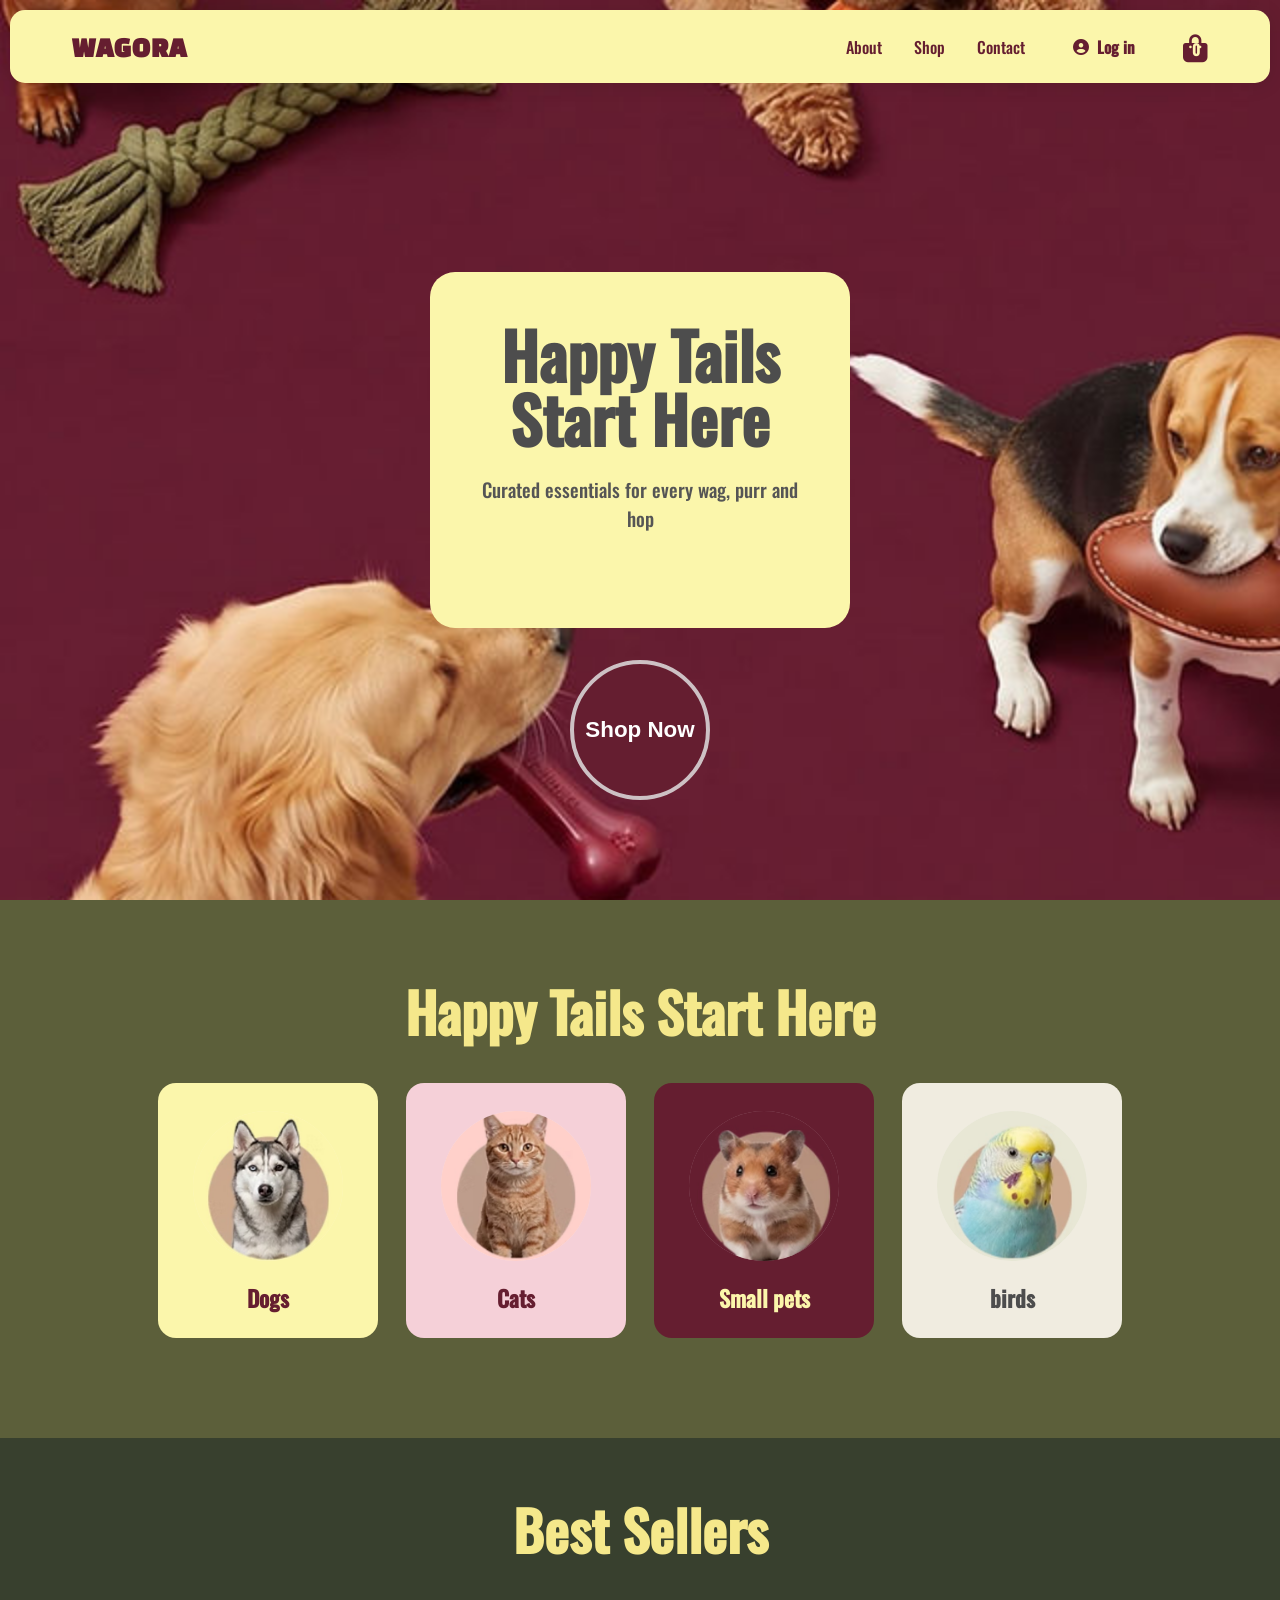
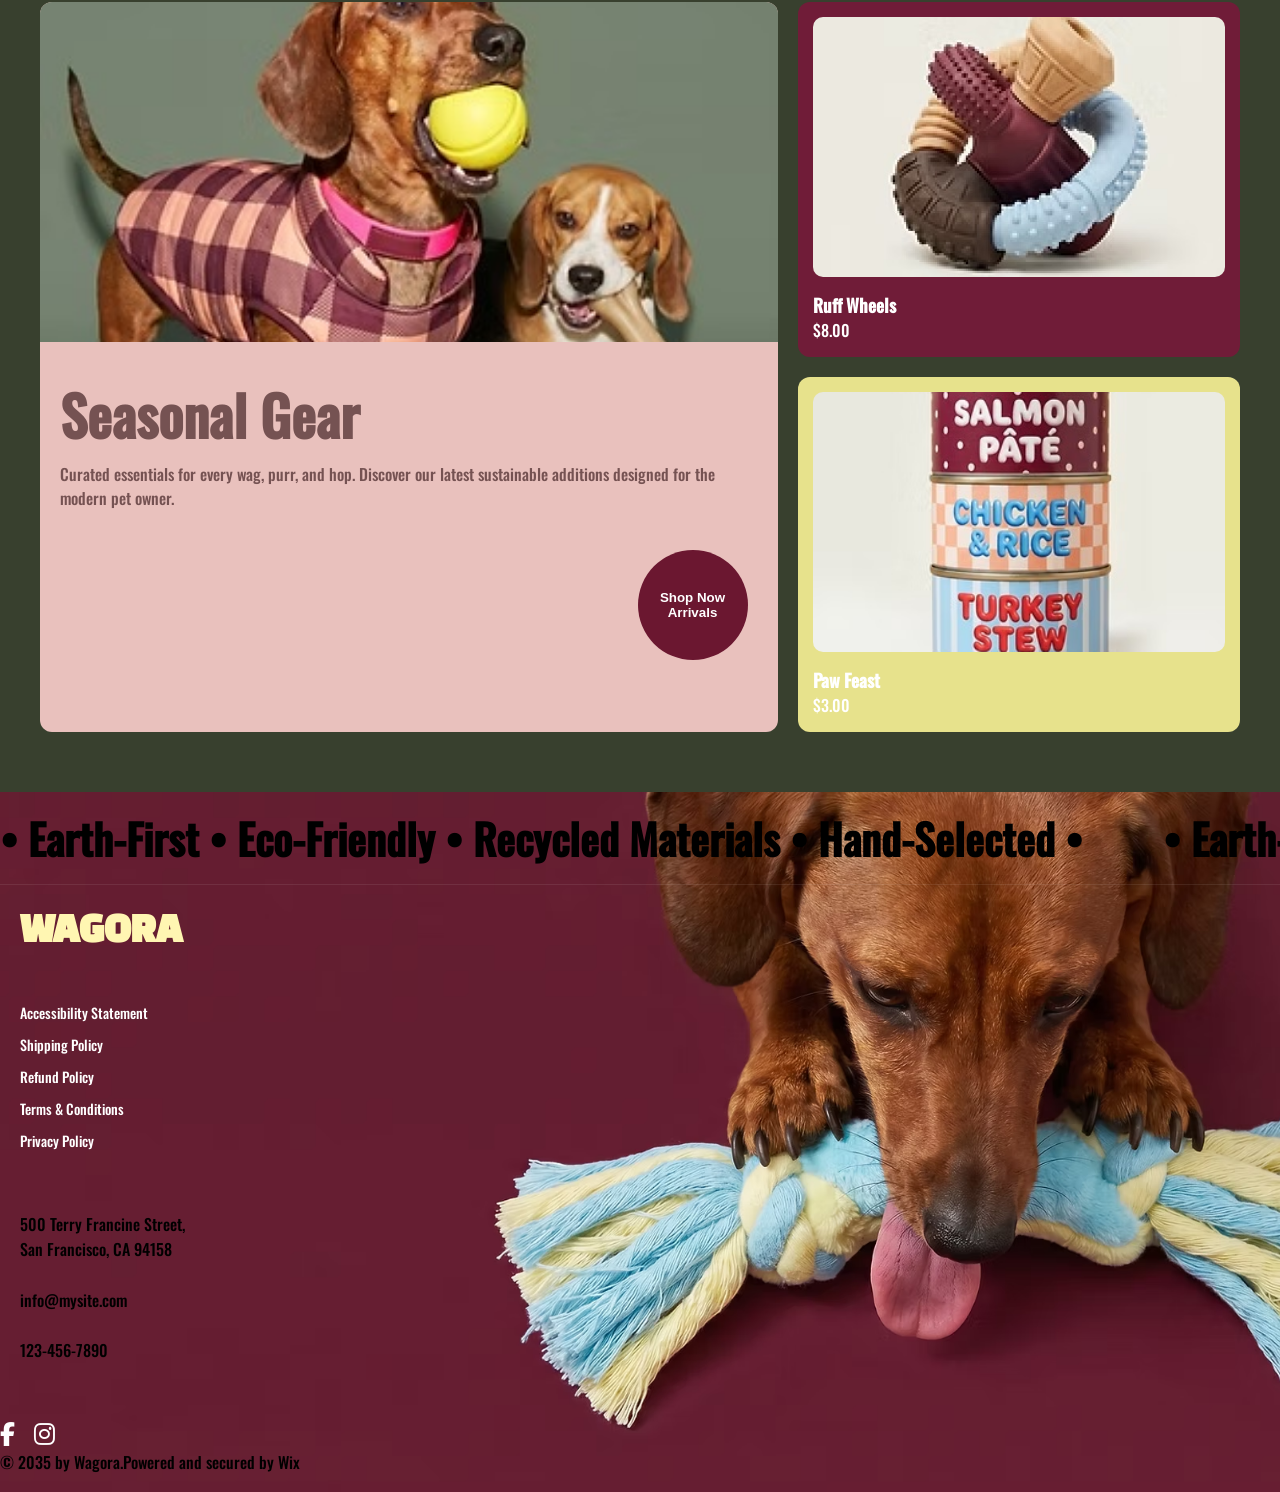
<file: index.html>
<!doctype html>
<html lang="en">
  <head>
    <meta charset="UTF-8" />
    <meta name="viewport" content="width=device-width, initial-scale=1.0" />
    <title>Home</title>
    <link rel="stylesheet" href="style.css" />
    <link rel="stylesheet" href="https://cdnjs.cloudflare.com/ajax/libs/font-awesome/6.5.1/css/all.min.css">
  </head>
  <body>
    <nav class="navbar">
      <div class="nav-container">
        <a href="index.html" class="logo">WAGORA</a>
        <input type="checkbox" name="" id="nav-toggle" />
        <label for="nav-toggle" class="burger">
          <div class="line"></div>
          <div class="line"></div>
          <div class="line"></div>
        </label>
        <div class="nav-menu">
          <ul class="nav-list">
            <li class="nav"><a href="about.html" class="nav-link">About</a></li>
            <li class="nav"><a href="shop.html" class="nav-link">Shop</a></li>
            <li class="nav"><a href="contact.html" class="nav-link">Contact</a></li>
          </ul>
          <a href="login.html" class="login-btn">
           <i class="fa-solid fa-circle-user"></i>Log in</a>
         <div class="cart">
    <i class="fa-solid fa-bag-shopping"></i>
    <span class="cart-count">0</span>
         </div>
        </div>
      </div>
    </nav>

    <section class="hero">
      <div class="shopNow">
        <h1>Happy Tails Start Here</h1>
        <p>Curated essentials for every wag, purr and hop</p>
        <button class="btn">Shop Now</button>
      </div>
    </section>

    <section class="second">
      <h2 class="section-title">Happy Tails Start Here</h2>
      <div class="pet">
        <div class="pet-card dog-card">
          <div class="pet-img-wrap">
            <img src="images/dogs.jpg" alt="Dog" />
          </div>
          <p>Dogs</p>
        </div>
        <div class="pet-card cat-card">
          <div class="pet-img-wrap">
            <img src="./images/cats.jpg" alt="Cat" />
          </div>
          <p>Cats</p>
        </div>
        <div class="pet-card small-card">
          <div class="pet-img-wrap">
            <img src="./images/smallPet.jpg" alt="Small Pets" />
          </div>
          <p>Small pets</p>
        </div>
        <div class="pet-card bird-card">
          <div class="pet-img-wrap">
            <img src="./images/birds.jpg" alt="Birds" />
          </div>
          <p>birds</p>
        </div>
      </div>
    </section>
    </div>
    <section class="third">
      <h2 class="section-title">Best Sellers</h2>
      <div class="best-sellers">
        <div class="product-card">
          <div class="product-img-wrap">
            <img src="./images/bestsell1.jpg" alt="Product 1" />
          </div>
          <h3>Seasonal Gear</h3>
          <p>Curated essentials for every wag, purr, and hop. Discover our latest sustainable additions designed for the modern pet owner.</p>
        <button class="btn1">Shop Now Arrivals</button>
        </div>
        <div class="product-card">
          <div class="product-img-wrap">
            <img src="./images/bestsell2.jpg" alt="Product 2" />
          </div>
          <h3>Ruff Wheels</h3>
          <p>$8.00</p>
        </div>
        <div class="product-card">
          <div class="product-img-wrap">
            <img src="./images/bestsell3.jpg" alt="Product 3" />
          </div>
          <h3>Paw Feast</h3>
          <p>$3.00</p>
        </div>

    </section>

    <footer>
      <div class="marquee"> 
        <div class="marquee-track"> 
          <span>• Earth-First • Eco-Friendly • Recycled Materials • Hand-Selected •</span>
           <span>• Earth-First • Eco-Friendly • Recycled Materials • Hand-Selected •</span> 
      </div> 
    </div>
      <h2 class="footerlogo">WAGORA</h2>
       <ul class="footer-links"> 
        <li><a href="#">Accessibility Statement</a></li> 
        <li><a href="#">Shipping Policy</a></li> 
        <li><a href="#">Refund Policy</a></li> 
        <li><a href="#">Terms & Conditions</a></li> 
        <li><a href="#">Privacy Policy</a></li> 
      </ul>
       <div class="contact">
         <p>500 Terry Francine Street,<br>San Francisco, CA 94158</p> 
         <p>info@mysite.com</p> <p>123-456-7890</p> 
        </div>
         <div class="socials">
            <a href="facebook.com"><i class="fab fa-facebook-f"></i></a>
            <a href="instagram.com"><i class="fab fa-instagram"></i></a>
          </div>
      <p>© 2035 by Wagora.Powered and secured by Wix</p>
    </footer>
  </body>
</html>
</file>
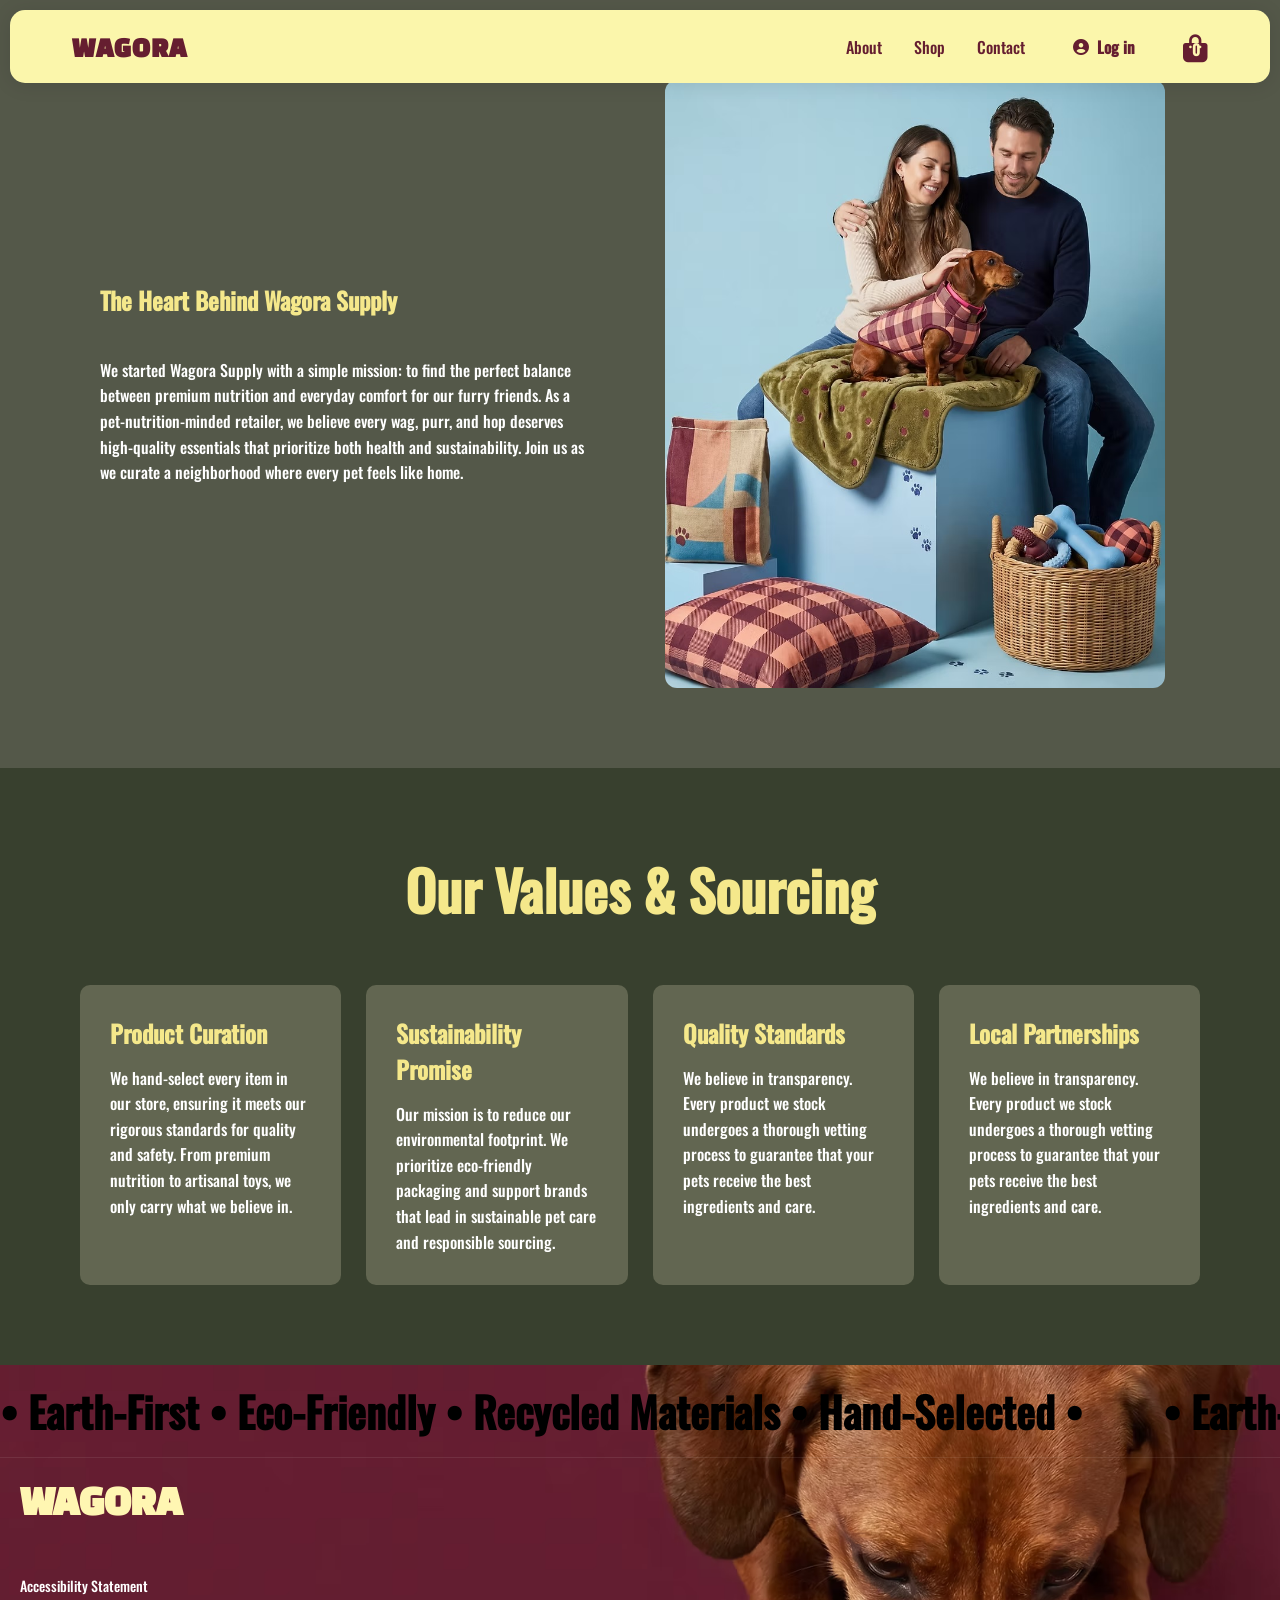
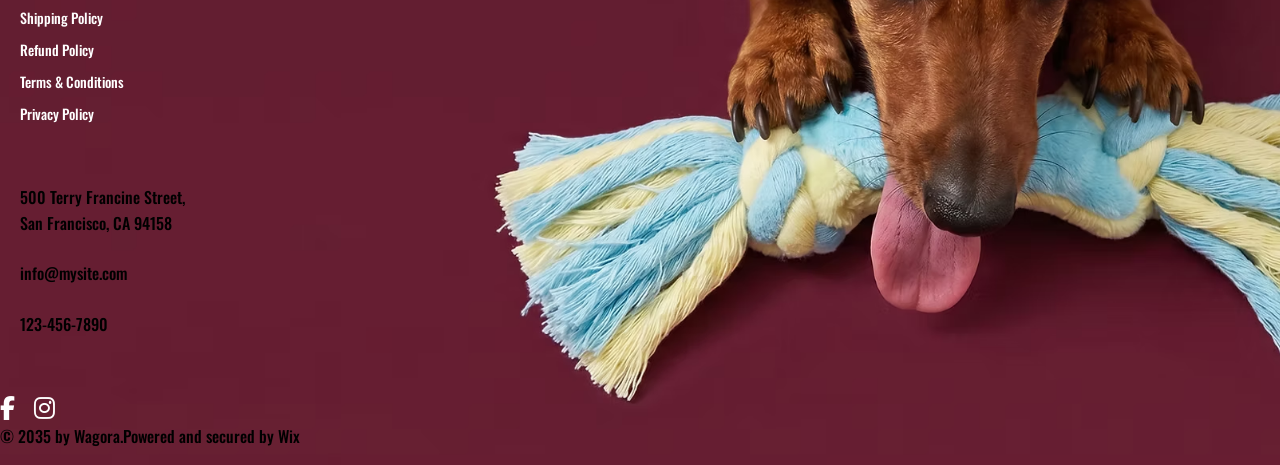
<file: about.html>
<!doctype html>
<html lang="en">
  <head>
    <meta charset="UTF-8" />
    <meta name="viewport" content="width=device-width, initial-scale=1.0" />
    <title>About</title>
    <link rel="stylesheet" href="style.css" />
    <link rel="stylesheet" href="./style/about.css"/>
    <link rel="stylesheet" href="https://cdnjs.cloudflare.com/ajax/libs/font-awesome/6.5.1/css/all.min.css">
  </head>
  <body>
    <nav class="navbar">
      <div class="nav-container">
        <a href="index.html" class="logo">WAGORA</a>
        <input type="checkbox" name="" id="nav-toggle" />
        <label for="nav-toggle" class="burger">
          <div class="line"></div>
          <div class="line"></div>
          <div class="line"></div>
        </label>
        <div class="nav-menu">
          <ul class="nav-list">
            <li class="nav"><a href="about.html" class="nav-link">About</a></li>
            <li class="nav"><a href="shop.html" class="nav-link">Shop</a></li>
            <li class="nav"><a href="contact.html" class="nav-link">Contact</a></li>
          </ul>
           <a href="login.html" class="login-btn">
           <i class="fa-solid fa-circle-user"></i>Log in</a>
         <div class="cart">
    <i class="fa-solid fa-bag-shopping"></i>
    <span class="cart-count">0</span>
         </div>
        </div>
      </div>
    </nav>
    <section class="first">
      <div class="aboutfirst">
        <div class="text">
          <h1>The Heart Behind Wagora Supply</h1>
          <p>We started Wagora Supply with a simple mission: to find the perfect balance between premium nutrition and everyday comfort for our furry friends. As a pet-nutrition-minded retailer, we believe every wag, purr, and hop deserves high-quality essentials that prioritize both health and sustainability. Join us as we curate a neighborhood where every pet feels like home.</p>
        </div>
        <div class="img"><img src="./images/about.jpg" alt="pet"></div>
      </div>
       
      <div class="aboutsecond">
        <h1 class="title"> Our Values & Sourcing</h1>
        <div class="div1">
          <h2>Product Curation</h2>
          <p>We hand-select every item in our store, ensuring it meets our rigorous standards for quality and safety.
 From premium nutrition to artisanal toys, we only carry what we believe in.</p>
</div>
        <div class="div2">
          <h2>Sustainability Promise</h2>
          <p>Our mission is to reduce our environmental footprint. 
            We prioritize eco-friendly packaging and support brands 
            that lead in sustainable pet care and responsible sourcing.</p>
        </div>
        <div class="div3">
          <h2>Quality Standards</h2>
          <p>We believe in transparency. Every product we stock undergoes a thorough vetting process
             to guarantee that your pets receive the best ingredients and care.</p>
        </div>
        <div class="div4">
          <h2>Local Partnerships</h2>
          <p>We believe in transparency. Every product we stock undergoes a thorough vetting process
             to guarantee that your pets receive the best ingredients and care.</p>
        </div>
       
      </div>

    </section>
    
    <footer>
      <div class="marquee"> 
        <div class="marquee-track"> 
          <span>• Earth-First • Eco-Friendly • Recycled Materials • Hand-Selected •</span>
           <span>• Earth-First • Eco-Friendly • Recycled Materials • Hand-Selected •</span> 
      </div> 
    </div>
      <h2 class="footerlogo">WAGORA</h2>
       <ul class="footer-links"> 
        <li><a href="#">Accessibility Statement</a></li> 
        <li><a href="#">Shipping Policy</a></li> 
        <li><a href="#">Refund Policy</a></li> 
        <li><a href="#">Terms & Conditions</a></li> 
        <li><a href="#">Privacy Policy</a></li> 
      </ul>
       <div class="contact">
         <p>500 Terry Francine Street,<br>San Francisco, CA 94158</p> 
         <p>info@mysite.com</p> <p>123-456-7890</p> 
        </div>
         <div class="socials">
            <a href="www.facebook.com"><i class="fab fa-facebook-f"></i></a>
            <a href="www.instagram.com"><i class="fab fa-instagram"></i></a>
          </div>
      <p>© 2035 by Wagora.Powered and secured by Wix</p>
    </footer>
  </body>
</html>
</file>
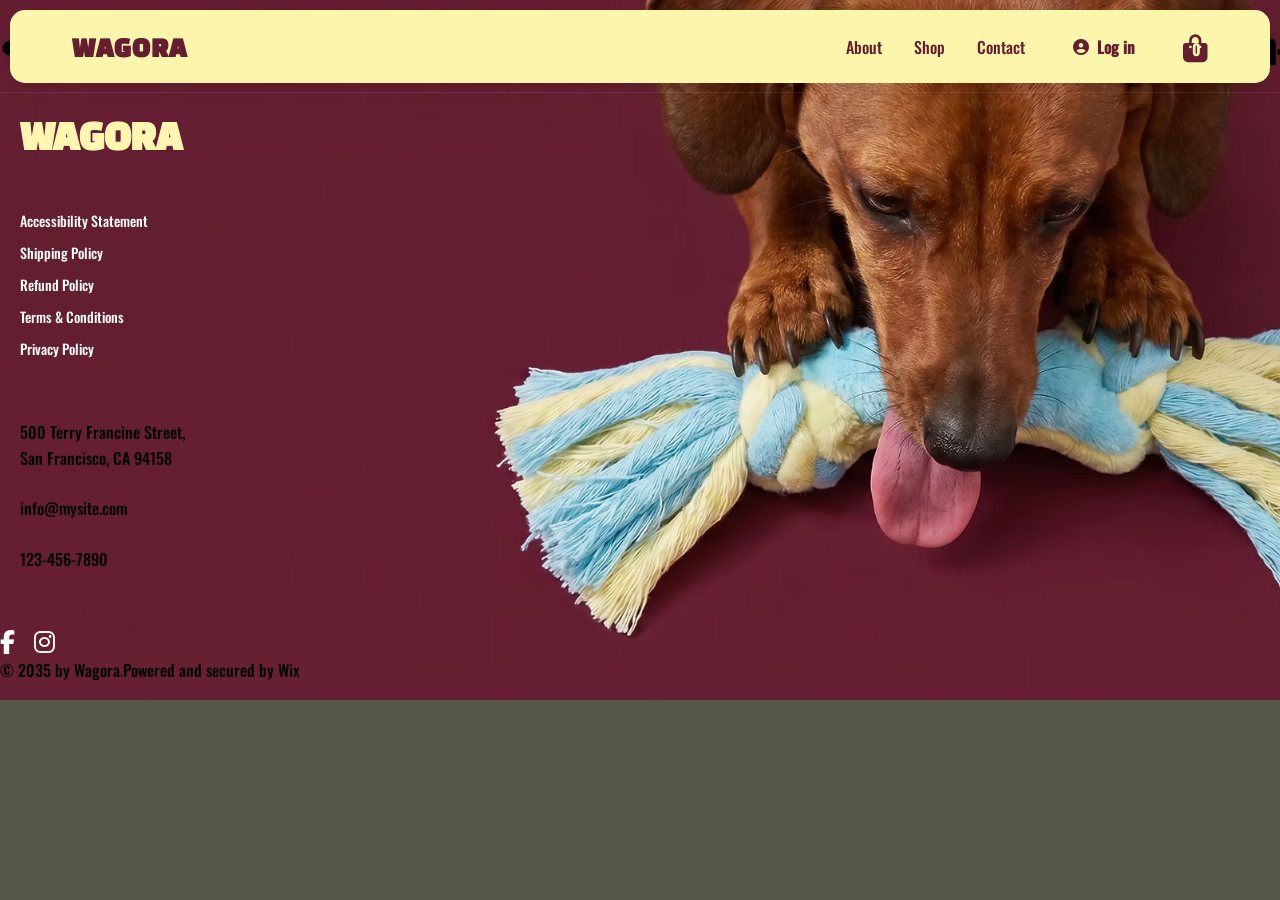
<file: contact.html>
<!doctype html>
<html lang="en">
  <head>
    <meta charset="UTF-8" />
    <meta name="viewport" content="width=device-width, initial-scale=1.0" />
    <title>Home</title>
    <link rel="stylesheet" href="style.css" />
    <link rel="stylesheet" href="https://cdnjs.cloudflare.com/ajax/libs/font-awesome/6.5.1/css/all.min.css">
  </head>
  <body>
    <nav class="navbar">
      <div class="nav-container">
        <a href="index.html" class="logo">WAGORA</a>
        <input type="checkbox" name="" id="nav-toggle" />
        <label for="nav-toggle" class="burger">
          <div class="line"></div>
          <div class="line"></div>
          <div class="line"></div>
        </label>
        <div class="nav-menu">
          <ul class="nav-list">
            <li class="nav"><a href="about.html" class="nav-link">About</a></li>
            <li class="nav"><a href="shop.html" class="nav-link">Shop</a></li>
            <li class="nav"><a href="contact.html" class="nav-link">Contact</a></li>
          </ul>
           <a href="login.html" class="login-btn">
           <i class="fa-solid fa-circle-user"></i>Log in</a>
         <div class="cart">
    <i class="fa-solid fa-bag-shopping"></i>
    <span class="cart-count">0</span>
         </div>
        </div>
      </div>
    </nav>
    
    <footer>
      <div class="marquee"> 
        <div class="marquee-track"> 
          <span>• Earth-First • Eco-Friendly • Recycled Materials • Hand-Selected •</span>
           <span>• Earth-First • Eco-Friendly • Recycled Materials • Hand-Selected •</span> 
      </div> 
    </div>
      <h2 class="footerlogo">WAGORA</h2>
       <ul class="footer-links"> 
        <li><a href="#">Accessibility Statement</a></li> 
        <li><a href="#">Shipping Policy</a></li> 
        <li><a href="#">Refund Policy</a></li> 
        <li><a href="#">Terms & Conditions</a></li> 
        <li><a href="#">Privacy Policy</a></li> 
      </ul>
       <div class="contact">
         <p>500 Terry Francine Street,<br>San Francisco, CA 94158</p> 
         <p>info@mysite.com</p> <p>123-456-7890</p> 
        </div>
         <div class="socials">
            <a href="facebook.com"><i class="fab fa-facebook-f"></i></a>
            <a href="instagram.com"><i class="fab fa-instagram"></i></a>
          </div>
      <p>© 2035 by Wagora.Powered and secured by Wix</p>
    </footer>
  </body>
</html>
</file>
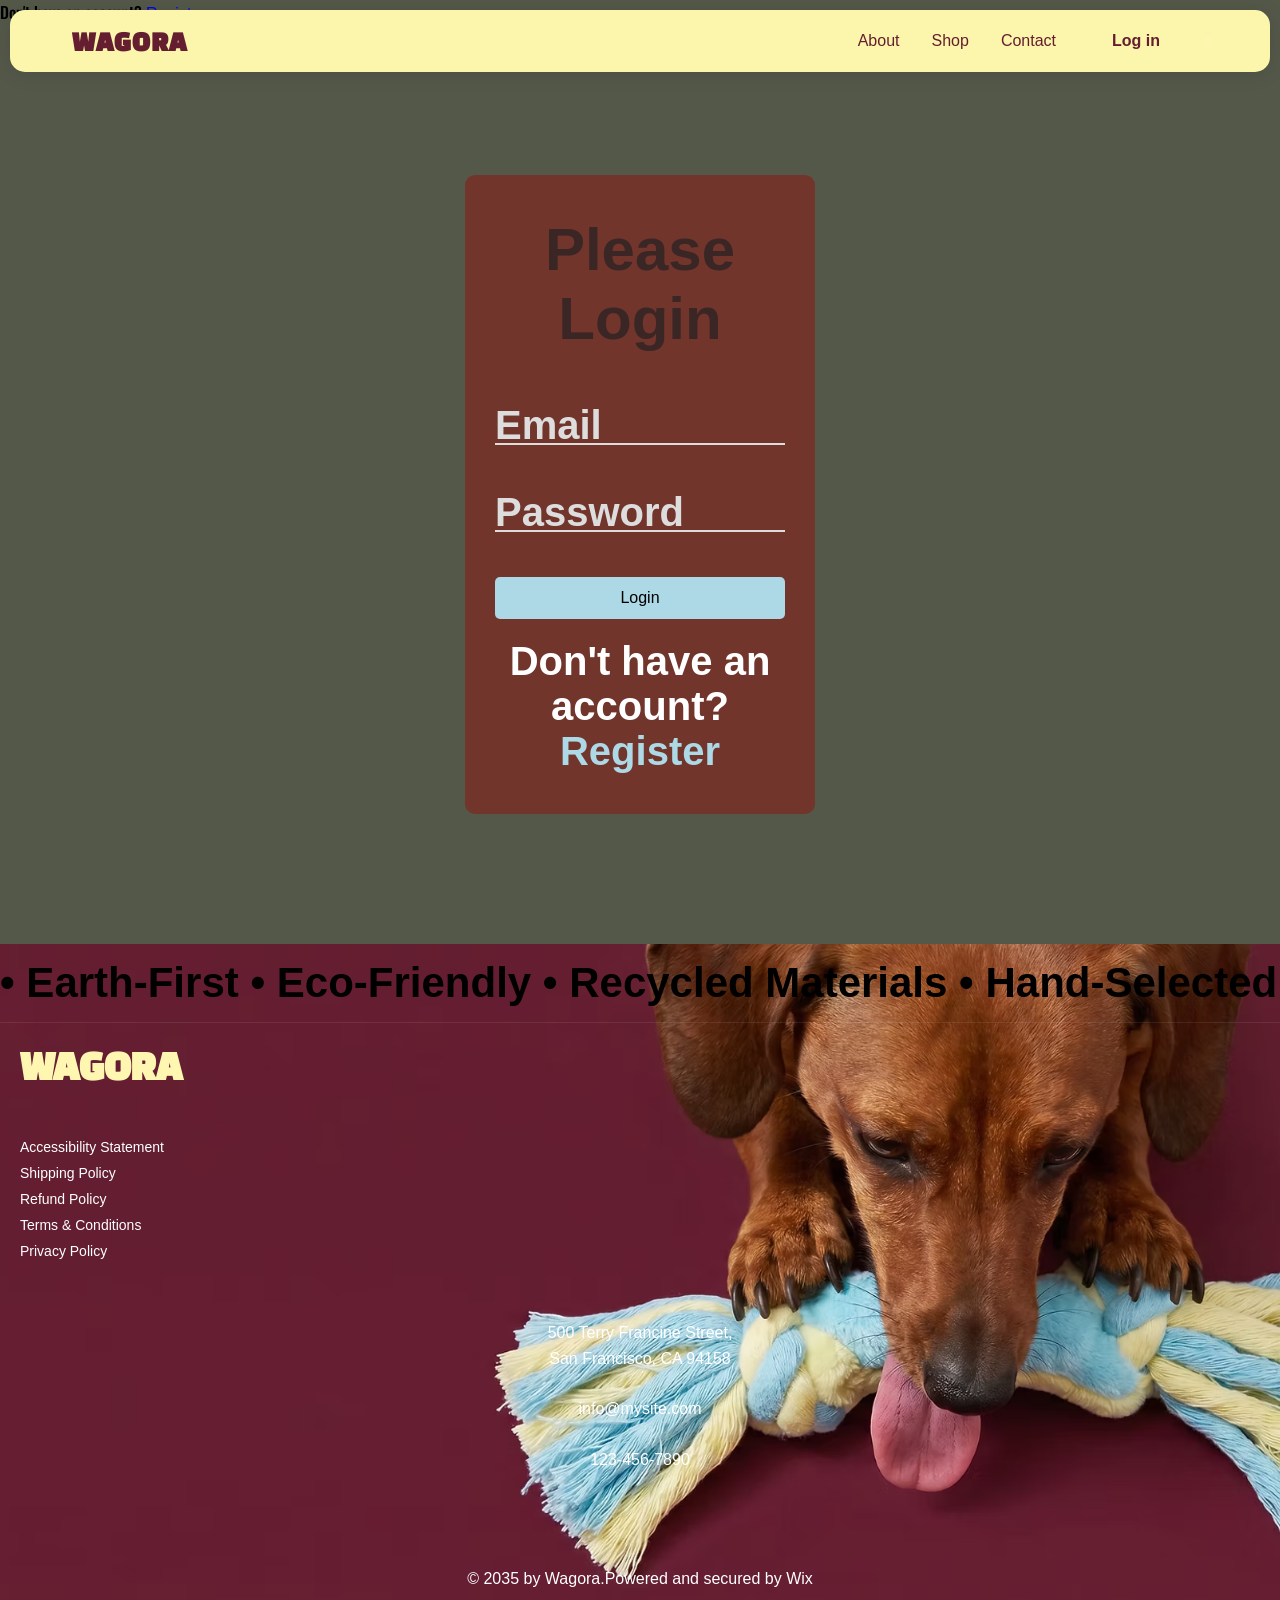
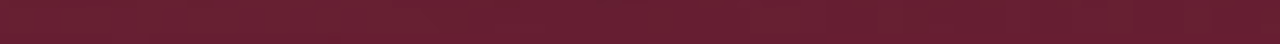
<file: login.html>
<!doctype html>
<html lang="en">
  <head>
    <meta charset="UTF-8" />
    <meta name="viewport" content="width=device-width, initial-scale=1.0" />
    <title>Home</title>
    <link rel="stylesheet" href="style.css" />
    <link rel="stylesheet" href="style/stylelog.css"
    <link rel="stylesheet" href="https://cdnjs.cloudflare.com/ajax/libs/font-awesome/6.5.1/css/all.min.css">
  </head>
  <body>
    <nav class="navbar">
      <div class="nav-container">
        <a href="index.html" class="logo">WAGORA</a>
        <input type="checkbox" name="" id="nav-toggle" />
        <label for="nav-toggle" class="burger">
          <div class="line"></div>
          <div class="line"></div>
          <div class="line"></div>
        </label>
        <div class="nav-menu">
          <ul class="nav-list">
            <li class="nav"><a href="about.html" class="nav-link">About</a></li>
            <li class="nav"><a href="shop.html" class="nav-link">Shop</a></li>
            <li class="nav"><a href="contact.html" class="nav-link">Contact</a></li>
          </ul>
           <a href="login.html" class="login-btn">
           <i class="fa-solid fa-circle-user"></i>Log in</a>
         <div class="cart">
    <i class="fa-solid fa-bag-shopping"></i>
    <span class="cart-count">0</span>
         </div>
        </div>
      </div>
    </nav>
        Don't have an account?
                <a href="#">Register</a>
            </p>
        </form>
    </div>
  <section>
     <div class="container">
        <form class="login-form">
            <h1>Please Login</h1>

            <div class="input-box">
                <input type="email" required />
                <label>Email</label>
            </div>

            <div class="input-box">
                <input type="password" required />
                <label>Password</label>
            </div>

            <button type="submit">Login</button>

            <p>
                Don't have an account?
                <a href="#">Register</a>
            </p>
        </form>
    </div>
    </section>
    
    <footer>
      <div class="marquee"> 
        <div class="marquee-track"> 
          <span>• Earth-First • Eco-Friendly • Recycled Materials • Hand-Selected •</span>
           <span>• Earth-First • Eco-Friendly • Recycled Materials • Hand-Selected •</span> 
      </div> 
    </div>
      <h2 class="footerlogo">WAGORA</h2>
       <ul class="footer-links"> 
        <li><a href="#">Accessibility Statement</a></li> 
        <li><a href="#">Shipping Policy</a></li> 
        <li><a href="#">Refund Policy</a></li> 
        <li><a href="#">Terms & Conditions</a></li> 
        <li><a href="#">Privacy Policy</a></li> 
      </ul>
       <div class="contact">
         <p>500 Terry Francine Street,<br>San Francisco, CA 94158</p> 
         <p>info@mysite.com</p> <p>123-456-7890</p> 
        </div>
         <div class="socials">
            <a href="facebook.com"><i class="fab fa-facebook-f"></i></a>
            <a href="instagram.com"><i class="fab fa-instagram"></i></a>
          </div>
      <p>© 2035 by Wagora.Powered and secured by Wix</p>
    </footer>
  </body>
</html>
</file>
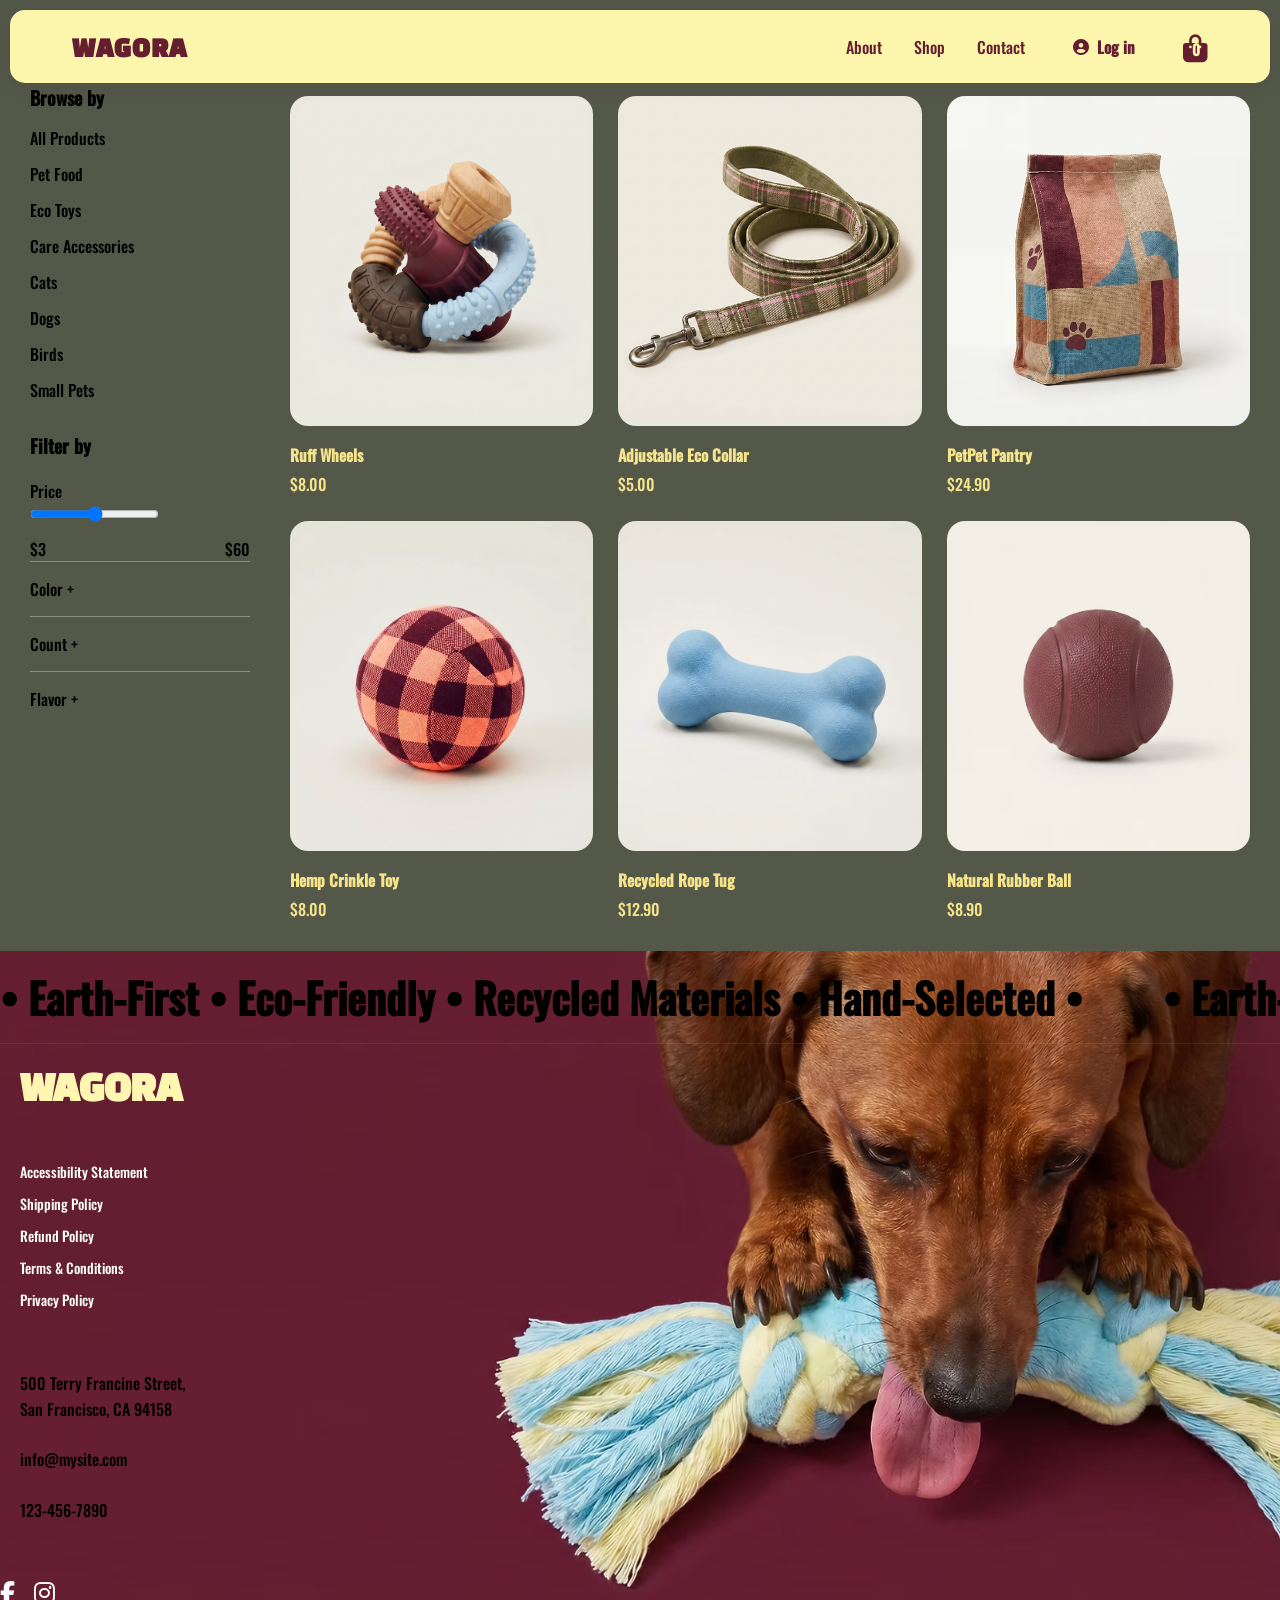
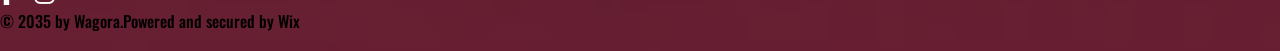
<file: shop.html>
<!doctype html>
<html lang="en">
  <head>
    <meta charset="UTF-8" />
    <meta name="viewport" content="width=device-width, initial-scale=1.0" />
    <title>Shop</title>
    <link rel="stylesheet" href="style.css" />
    <link rel="stylesheet" href="./style/shop.css"/>
    <link rel="stylesheet" href="https://cdnjs.cloudflare.com/ajax/libs/font-awesome/6.5.1/css/all.min.css">
  </head>
  <body>
    <nav class="navbar">
      <div class="nav-container">
        <a href="index.html" class="logo">WAGORA</a>
        <input type="checkbox" name="" id="nav-toggle" />
        <label for="nav-toggle" class="burger">
          <div class="line"></div>
          <div class="line"></div>
          <div class="line"></div>
        </label>
        <div class="nav-menu">
          <ul class="nav-list">
            <li class="nav"><a href="about.html" class="nav-link">About</a></li>
            <li class="nav"><a href="shop.html" class="nav-link">Shop</a></li>
            <li class="nav"><a href="contact.html" class="nav-link">Contact</a></li>
          </ul>
           <a href="login.html" class="login-btn">
           <i class="fa-solid fa-circle-user"></i>Log in</a>
         <div class="cart">
    <i class="fa-solid fa-bag-shopping"></i>
    <span class="cart-count">0</span>
         </div>
        </div>
      </div>
    </nav>
    <section class="products-page">
  <aside class="sidebar">

    <p class="breadcrumb">Home > All Products</p>

    <h3>Browse by</h3>

    <ul>
      <li>All Products</li>
      <li>Pet Food</li>
      <li>Eco Toys</li>
      <li>Care Accessories</li>
      <li>Cats</li>
      <li>Dogs</li>
      <li>Birds</li>
      <li>Small Pets</li>
    </ul>

    <h3>Filter by</h3>

    <div class="filter">
      <p>Price</p>
      <input type="range">
      <div class="price">
        <span>$3</span>
        <span>$60</span>
      </div>
    </div>

    <div class="filter-item">
      <p>Color +</p>
    </div>

    <div class="filter-item">
      <p>Count +</p>
    </div>

    <div class="filter-item">
      <p>Flavor +</p>
    </div>

  </aside>

  <!-- Products -->
  <main class="products">

    <div class="top">
      <h1>All Products</h1>
      <p>Sort by: Recommended</p>
    </div>

    <div class="product-grid">

      <div class="card">
        <img src="./images/card1.png">
        <h4>Ruff Wheels</h4>
        <p>$8.00</p>
      </div>

      <div class="card">
        <img src="./images/card2.png">
        <h4>Adjustable Eco Collar</h4>
        <p>$5.00</p>
      </div>

      <div class="card">
        <img src="./images/card 3.png">
        <h4>PetPet Pantry</h4>
        <p>$24.90</p>
      </div>

      <div class="card">
        <img src="./images/card4.jpg">
        <h4>Hemp Crinkle Toy</h4>
        <p>$8.00</p>
      </div>

      <div class="card">
        <img src="./images/card5.jpg">
        <h4>Recycled Rope Tug</h4>
        <p>$12.90</p>
      </div>

      <div class="card">
        <img src="./images/card6.jpg">
        <h4>Natural Rubber Ball</h4>
        <p>$8.90</p>
      </div>

    </div>

  </main>

</section>


    
    <footer>
      <div class="marquee"> 
        <div class="marquee-track"> 
          <span>• Earth-First • Eco-Friendly • Recycled Materials • Hand-Selected •</span>
           <span>• Earth-First • Eco-Friendly • Recycled Materials • Hand-Selected •</span> 
      </div> 
    </div>
      <h2 class="footerlogo">WAGORA</h2>
       <ul class="footer-links"> 
        <li><a href="#">Accessibility Statement</a></li> 
        <li><a href="#">Shipping Policy</a></li> 
        <li><a href="#">Refund Policy</a></li> 
        <li><a href="#">Terms & Conditions</a></li> 
        <li><a href="#">Privacy Policy</a></li> 
      </ul>
       <div class="contact">
         <p>500 Terry Francine Street,<br>San Francisco, CA 94158</p> 
         <p>info@mysite.com</p> <p>123-456-7890</p> 
        </div>
         <div class="socials">
            <a href="facebook.com"><i class="fab fa-facebook-f"></i></a>
            <a href="instagram.com"><i class="fab fa-instagram"></i></a>
          </div>
      <p>© 2035 by Wagora.Powered and secured by Wix</p>
    </footer>
  </body>
</html>
</file>
<file: style.css>
* {
  margin: 0;
  padding: 0;
  box-sizing: border-box;
}

@font-face {
  font-family: logoFont;
  src: url(./fonts/ChangaOne-Regular.ttf);
}
@font-face {
  font-family: myfont;
  src: url(./fonts/Oswald-Medium.ttf);
}
:root {
  --primary: #fbf6ab;
  --primary-dark: #d6cb2c;
  --secondary: #4ea8de;
  --accent: #3e3f3f;
  --dark: #1a1a2e;
  --light: #651e30;
  --olive: #5c5f3a;
  --transition: all 0.3s cubic-bezier(0.4, 0, 0.2, 1);
}

body {
  font-family: myfont;
  background-color: #545849;
}

.navbar {
  background: linear-gradient(
    135deg,
    var(--primary) 0%,
    var(--primary) 100%
  );
  padding: 1rem 0;
  margin: 10px;
  border-radius: 15px;
  position: fixed;
  top: 0;
  width: calc(100% - 20px);
  z-index: 1000;
  box-shadow: 0 2px 20px rgba(0, 0, 0, 0.1);
}

.nav-container {
  max-width: 1200px;
  margin: 0 auto;
  padding: 0 2rem;
  display: flex;
  justify-content: space-between;
  align-items: center;
  position: relative;
}

.logo {
  font-family: logoFont;
  font-size: 1.75rem;
  font-weight: bold;
  color: var(--light);
  text-decoration: none;
  letter-spacing: 1px;
  transition: var(--transition);
}

.logo:hover {
  transform: scale(1.05);
}

.nav-menu {
  display: flex;
  align-items: center;
  gap: 3rem;
}

.nav-list {
  display: flex;
  list-style: none;
  gap: 2rem;
}

.nav-link {
  text-decoration: none;
  color: var(--light);
  font-weight: 500;
  position: relative;
  transition: var(--transition);
  padding: 0.5rem 0;
}

.nav-link::after {
  content: "";
  position: absolute;
  bottom: 0;
  left: 50%;
  width: 0;
  height: 2px;
  background: var(--accent);
  transform: translateX(-50%);
  transition: width 0.3s;
}

.nav-link:hover {
  color: var(--light);
}

.nav-link:hover::after {
  width: 100%;
}

.login-btn{
  text-decoration:none;
  color:var(--light);
  display:flex;
  align-items:center;
  gap:8px;
  font-weight:600;
}
.start-btn {
  background: var(--primary-dark);
}

.cart{
    position: relative;
    display: inline-block;
    font-size: 28px;
    color: #651e30;
    cursor: pointer;
    transition: 0.3s;
}
.cart-count{
    position: absolute;
    top: 58%;
    left: 50%;
    transform: translate(-50%, -55%);
    font-size: 15px;
    font-weight: 700;
    color: #fff6b2;
    pointer-events: none;
}

.cart:hover{
    transform: scale(1.1);
    transition: 0.3s;
}

.login-btn:hover{
  transform: translateY(-5px);
  box-shadow: 0 5px 15px rgba(72, 191, 227, 0.4);
}
  

.start-btn:hover::before {
  left: 0;
}

#nav-toggle {
  display: none;
}

.burger {
  display: none;
  width: 30px;
  height: 30px;
  cursor: pointer;
  position: relative;
  z-index: 999;
  flex-direction: column;
  justify-content: center;
}

.line {
  width: 100%;
  height: 3px;
  background: var(--light);
  margin: 4px 0;
  transition: var(--transition);
  border-radius: 3px;
}

.hero {
  min-height: 100vh;
  display: flex;
  justify-content: center;
  align-items: center;
   background: url("./images/background.jpeg") center / cover no-repeat;
  min-height: 100vh;   
}

.shopNow {
  width: 420px;
  background: #fbf6ab;
  padding: 50px 40px 60px;
  border-radius: 25px;
  text-align: center;
  display: flex;
  flex-direction: column;
  align-items: center;
}

.shopNow h1 {
  font-size: 4rem;
  line-height: 1;
  color: #4d4d4d;
  margin-bottom: 25px;
}

.shopNow p {
  font-size: 1.2rem;
  color: #555;
  margin-bottom: 35px;
}

.btn {
  width: 140px;
  height: 140px;
  border-radius: 50%;
  border: 4px solid #cdc1c4;
  background: #651e30;
  color: white;
  font-size: 1.4rem;
  font-weight: bold;
  cursor: pointer;
  transition: 0.3s;
  flex-shrink: 0;
  margin-top: 10px;
  position: absolute;
  left: 50%;
  bottom: 100px;
  transform: translateX(-50%);
}

.btn:hover {
  transform: scale(1.05);
}

.second {
  background-color: #5c5f3a;
  padding: 80px 40px 100px;
}

.section-title {
  text-align: center;
  font-size: 3rem;
  font-weight: 800;
  color: #fbf6ab;
  margin-bottom: 60px;
  line-height: 1.15;
}

.pet {
  display: flex;
  justify-content: center;
  align-items: flex-start;
  gap: 28px;
  flex-wrap: wrap;
  max-width: 1100px;
  margin: 0 auto;
}

.pet-card {
  width: 220px;
  border-radius: 18px;
  padding: 28px 20px 24px;
  text-align: center;
  cursor: pointer;
  transition:
    transform 0.25s ease,
    box-shadow 0.25s ease;
}

.pet-card:hover {
  transform: translateY(-6px);
  box-shadow: 0 12px 30px rgba(0, 0, 0, 0.25);
}

.dog-card {
  background: #fbf6ab;
}
.cat-card {
  background: #f5d0d8;
}
.small-card {
  background: #651e30;
}
.bird-card {
  background: #f0ece0;
}

.pet-img-wrap {
  width: 150px;
  height: 150px;
  border-radius: 50%;
  overflow: visible;
  margin: 0 auto 20px;
  background: rgba(255, 255, 255, 0.35);
  position: relative;
}

.pet-img-wrap {
  overflow: hidden;
}

.pet-img-wrap img {
  width: 100%;
  height: 100%;
  object-fit: cover;
  object-position: center 30%;
  display: block;
}


.pet-card p {
  font-size: 1.4rem;
  font-weight: 800;
}

.dog-card p {
  color: #651e30;
}
.cat-card p {
  color: #651e30;
}
.small-card p {
  color: #fbf6ab;
}
.bird-card p {
  color: #4d4d4d;
}

/* ── RESPONSIVE ── */
@media screen and (max-width: 768px) {
  .burger {
    display: flex;
  }

  .nav-menu {
    display: none;
    flex-direction: column;
    position: absolute;
    top: calc(100% + 10px);
    right: 0;
    background: var(--primary);
    padding: 1.5rem 2rem;
    border-radius: 12px;
    min-width: 220px;
    box-shadow: 0 8px 24px rgba(0, 0, 0, 0.15);
    gap: 1.5rem;
  }

  #nav-toggle:checked ~ .nav-menu {
    display: flex;
  }

  .nav-list {
    flex-direction: column;
    gap: 1rem;
  }

  .shopNow {
    width: 300px;
    background: #ece8a7;
    padding: 40px;
    border-radius: 20px;
    text-align: center;
    position: relative;
  }

  .shopNow h1 {
    font-size: 2.6rem;
  }

  .section-title {
    font-size: 2rem;
  }

  .pet-card {
    width: 160px;
  }

  .pet-img-wrap {
    width: 110px;
    height: 110px;
  }
}
/* --footer-- */

footer {
  background-image: url("./images/footer.png");
  background-size: cover;
  background-position: center;
  min-height: 700px;
}

.marquee {
  width: 100%;
  overflow: hidden;
  border-bottom: 1px solid rgba(255, 255, 255, 0.08);
  padding: 15px 0;
}
.marquee-track {
  display: flex;
  width: max-content;
  animation: scroll 20s linear infinite;
}
.marquee-track span {
  font-size: 42px;
  font-weight: 700;
  padding-right: 80px;
  white-space: nowrap;
}
@keyframes scroll {
  from {
    transform: translateX(0);
  }
  to {
    transform: translateX(-50%);
  }
} 

.footerlogo {
  margin: 20px;
  font-family: logofont;
  color: #fff6b2;
  font-size: 42px;
  margin-bottom: 50px;
}
.footer-links {
  list-style: none;
}
.footer-links li {
  margin-bottom: 8px;
}
.footer-links a {
  margin: 20px;
  text-decoration: none;
  color: #fff;
  font-size: 14px;
}
.contact {
  margin: 20px;
  margin-top: 60px;
}
.contact p {
  margin-bottom: 25px;
  line-height: 1.6;
}
.socials {
  margin-top: 50px;
}
.socials a {
  color: #fff;
  text-decoration: none;
  font-size: 24px;
  margin-right: 15px;
}
.copyright {
  margin-top: 60px;
  font-size: 13px;
  line-height: 1.8;
}  
/* ---------- TABLET ---------- */
@media screen and (max-width: 992px) {

  .nav-container{
    padding: 0 1rem;
  }

  .shopNow{
    width: 350px;
  background: #ece8a7;
  padding: 40px;
  border-radius: 20px;
  text-align: center;
  position: relative;
  }

  .shopNow h1{
    font-size: 3rem;
  }

  .btn{
    width: 120px;
    height: 120px;
    font-size: 1.2rem;
     height: 90px;
  border-radius: 50%;
  position: absolute;
  left: 50%;
  bottom: -80px;
  transform: translateX(-50%);
  }

  .section-title{
    font-size: 2.5rem;
  }

  .footerlogo{
    font-size: 34px;
  }

  .marquee-track span{
    font-size: 32px;
  }
}


/* ---------- MOBILE ---------- */
@media screen and (max-width: 500px) {

  body{
    overflow-x: hidden;
  }

  .navbar{
    margin: 5px;
    width: calc(100% - 10px);
  }

  .nav-container{
    padding: 0 15px;
  }

  .logo{
    font-size: 1.4rem;
  }

  .hero{
    padding: 120px 15px 40px;
  }

  

  .shopNow h1{
    font-size: 2rem;
  }

  .shopNow p{
    font-size: 1rem;
  }

  .shopNow {
  width: 320px;
  background: #ece8a7;
  padding: 40px;
  border-radius: 20px;
  text-align: center;
  position: relative;
}

.btn {
  width: 90px;
  height: 90px;
  border-radius: 50%;
  position: absolute;
  left: 50%;
  bottom: -80px;
  transform: translateX(-50%);
}

  .second{
    padding: 50px 20px;
  }

  .section-title{
    font-size: 1.8rem;
    margin-bottom: 40px;
  }

  .pet{
    gap: 20px;
  }

  .pet-card{
    width: 100%;
    max-width: 250px;
  }

  .pet-img-wrap{
    width: 100px;
    height: 100px;
  }

  .pet-card p{
    font-size: 1.1rem;
  }

  /* Footer */

  footer{
    min-height: auto;
    padding-bottom: 40px;
  }

  .marquee{
    padding: 10px 0;
  }

  .marquee-track span{
    font-size: 24px;
    padding-right: 40px;
  }

  .footerlogo{
    font-size: 28px;
    text-align: center;
  }

  .footer-links{
    text-align: center;
  }

  .footer-links a{
    display: block;
    margin: 10px 0;
  }

  .contact{
    margin: 20px;
    text-align: center;
  }

  .contact p{
    font-size: 14px;
  }

  .socials{
    text-align: center;
    margin-top: 25px;
  }

  .socials a{
    font-size: 20px;
    margin: 0 10px;
  }

  .copyright{
    text-align: center;
    font-size: 12px;
    margin-top: 30px;
  }
}
.third{
    background: #38402E;
    padding: 60px 40px;
}

.section-title{
    text-align: center;
    color: #F5E88B;
    font-size: 55px;
    margin-bottom: 40px;
}

.best-sellers{
    display: grid;
    grid-template-columns: 2fr 1.2fr;
    grid-template-rows: auto auto;
    gap: 20px;
}

.product-card{
    border-radius: 12px;
    overflow: hidden;
}

/* დიდი ბლოკი მარცხნივ */
.product-card:first-child{
    grid-row: 1 / 3;
    background: #e9c1bd;
    display: flex;
    flex-direction: column;
}

.product-card:first-child .product-img-wrap img{
    width: 100%;
    height: 340px;
    object-fit: cover;
}

.product-card:first-child h3{
    font-size: 55px;
    line-height: 1;
    color: #755252;
    margin: 40px 20px 20px;
}

.product-card:first-child p{
    margin: 0 20px;
    color: #755252;
}

.btn1{
    width: 110px;
    height: 110px;
    border-radius: 50%;
    border: none;
    background: #6b1730;
    color: #fff;
    font-weight: bold;
    margin: 40px 30px 30px auto;
    cursor: pointer;
    position: relative;
    
}


.product-card:nth-child(2){
    background: #701c38;
    padding: 15px;
}

.product-card:nth-child(2) img{
    width: 100%;
    height: 260px;
    object-fit: cover;
    border-radius: 10px;
}


.product-card:nth-child(3){
    background: #e7e28c;
    padding: 15px;
}

.product-card:nth-child(3) img{
    width: 100%;
    height: 260px;
    object-fit: cover;
    border-radius: 10px;
}

.product-card h3{
    margin-top: 10px;
    color: #fff;
    font-size: 18px;
}

.product-card p{
    color: #fff;
}
.btn1{
    width: 110px;
    height: 110px;
    border-radius: 50%;
    border: none;
    background: #6b1730;
    color: white;
    font-weight: bold;
    cursor: pointer;
}

.btn1:hover{
    text-decoration: underline;
}

/* Responsive */
@media (max-width: 768px){
    .best-sellers{
        grid-template-columns: 1fr;
    }

    .product-card:first-child{
        grid-row: auto;
    }

    .section-title{
        font-size: 38px;
    }

    .product-card:first-child h3{
        font-size: 40px;
    }
}
</file>
<file: style/about.css>
.aboutfirst {
    display: grid;
    grid-template-columns: 1fr 1fr;
    align-items: center;
    background-color: #545849;
    padding: 80px;
    gap: 50px;
}
.text {
    display: flex;
    flex-direction: column;
    justify-content: center;
}

.text h1 {
    color: #F5E88B;
    margin: 20px;
    
}

.text p {
    color: white;
    line-height: 1.6;
    margin: 20px;
}
.img img {
    width: 100%;
    max-width: 500px;
    border-radius: 12px;
    display: block;
}


.title{
    text-align: center;
    color: #F5E88B;
    font-size: 55px;
    margin-bottom: 50px;
}



.div1,
.div2,
.div3,
.div4{
    background-color: #626651;
    padding: 30px;
    border-radius: 10px;
}

.div1 h2,
.div2 h2,
.div3 h2,
.div4 h2{
    color: #F5E88B;
    margin-bottom: 15px;
}

.div1 p,
.div2 p,
.div3 p,
.div4 p{
    color: white;
    line-height: 1.6;
}

.aboutsecond{
    background-color: #38402E;
    padding: 80px;

    display: grid;
    grid-template-columns: repeat(4,1fr);
    gap: 25px;
}

.title{
    grid-column: 1 / -1;
    text-align: center;
    color: #F5E88B;
    margin-bottom: 30px;
}
/* Tablet */
@media (max-width: 992px) {
    .aboutfirst {
        grid-template-columns: 1fr;
        text-align: center;
        padding: 50px 30px;
    }

    .img img {
        margin: 0 auto;
    }

    .aboutsecond {
        grid-template-columns: repeat(2, 1fr);
        padding: 50px 30px;
    }

    .title {
        font-size: 40px;
    }
}

/* Mobile */
@media (max-width: 768px) {
    .aboutfirst {
        padding: 40px 20px;
        gap: 30px;
    }

    .text h1 {
        font-size: 30px;
        margin: 10px 0;
    }

    .text p {
        margin: 10px 0;
        font-size: 16px;
    }

    .aboutsecond {
        grid-template-columns: 1fr;
        padding: 40px 20px;
    }

    .title {
        font-size: 32px;
        margin-bottom: 20px;
    }

    .div1,
    .div2,
    .div3,
    .div4 {
        padding: 20px;
    }

    .div1 h2,
    .div2 h2,
    .div3 h2,
    .div4 h2 {
        font-size: 22px;
    }

    .div1 p,
    .div2 p,
    .div3 p,
    .div4 p {
        font-size: 15px;
    }

    .img img {
        max-width: 100%;
    }
}

/* Small Phones */
@media (max-width: 480px) {
    .title {
        font-size: 26px;
    }

    .text h1 {
        font-size: 24px;
    }

    .text p {
        font-size: 14px;
    }

    .aboutfirst,
    .aboutsecond {
        padding: 25px 15px;
    }
}
</file>
<file: style/shop.css>
.products-page{
  display:flex;
  gap:40px;
  padding:30px;
}


.sidebar{
  width:220px;
}

.sidebar h3{
  margin:30px 0 15px;
}

.sidebar ul{
  list-style:none;
}

.sidebar li{
  margin:12px 0;
  cursor:pointer;
}

.filter{
  margin-top:20px;
}

.price{
  display:flex;
  justify-content:space-between;
  margin-top:10px;
}

.filter-item{
  border-top:1px solid #8a8d77;
  padding:15px 0;
}



.products{
  flex:1;
}

.top{
  display:flex;
  justify-content:space-between;
  align-items:center;
  margin-bottom:30px;
}

.product-grid{
  display:grid;
  grid-template-columns:repeat(3,1fr);
  gap:25px;
}

.card{
  color:#f6e48b;
}

.card img{
  width:100%;
  height:330px;
  object-fit:cover;
  background:#ebe8df;
  border-radius:18px;
}

.card h4{
  margin-top:12px;
  font-size:16px;
}

.card p{
  margin-top:5px;
}
/* Tablet */
@media (max-width: 900px) {
  .products-page {
    flex-direction: column;
    padding: 20px;
  }

  .sidebar {
    width: 100%;
  }

  .product-grid {
    grid-template-columns: repeat(2, 1fr);
  }

  .top {
    flex-direction: column;
    align-items: flex-start;
    gap: 10px;
  }
}

/* Mobile */
@media (max-width: 500px) {
  .products-page {
    padding: 15px;
    gap: 25px;
  }

  .sidebar {
    width: 100%;
  }

  .sidebar h3 {
    margin: 20px 0 10px;
    font-size: 20px;
  }

  .sidebar li {
    margin: 8px 0;
    font-size: 14px;
  }

  .top h1 {
    font-size: 28px;
  }

  .top p {
    font-size: 14px;
  }

  .product-grid {
    grid-template-columns: 1fr;
    gap: 20px;
  }

  .card img {
    height: 260px;
  }

  .card h4 {
    font-size: 18px;
  }

  .card p {
    font-size: 16px;
  }

  .price {
    font-size: 14px;
  }

  .filter-item {
    padding: 12px 0;
  }
}
</file>
